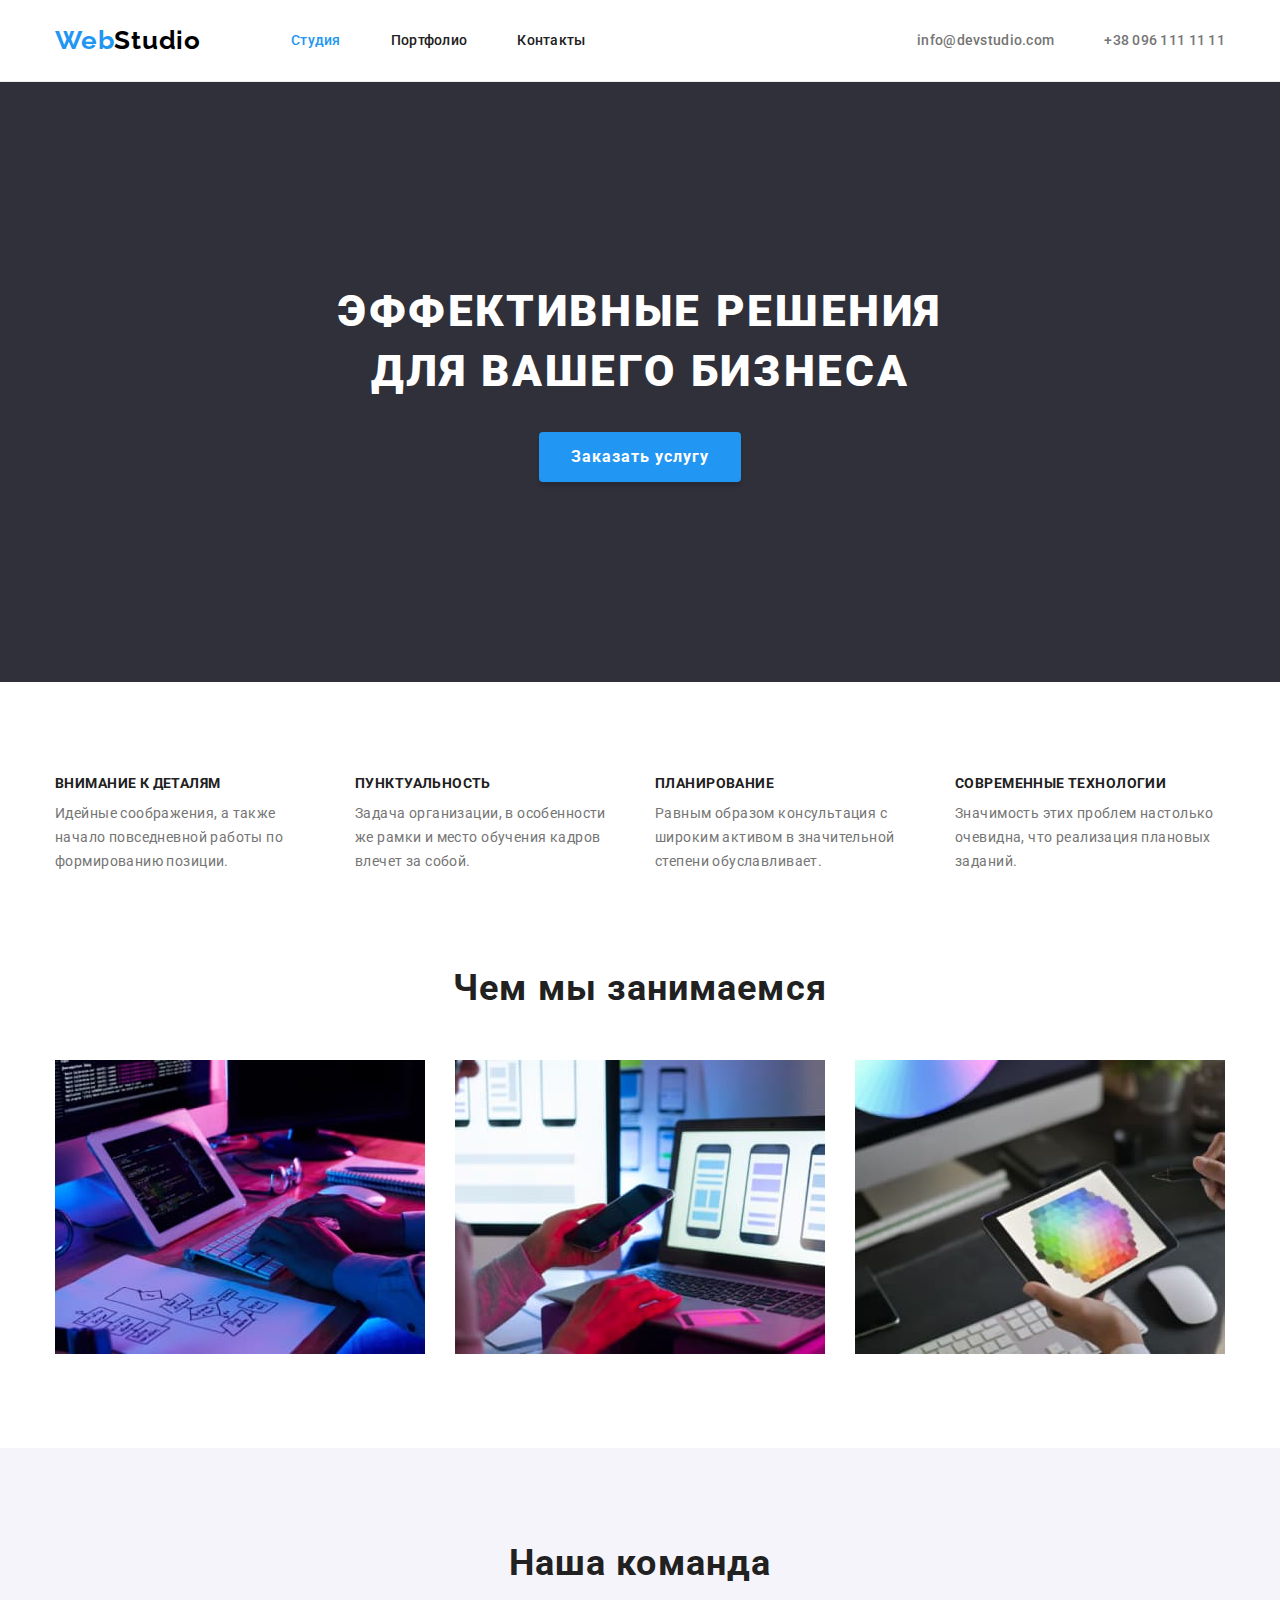
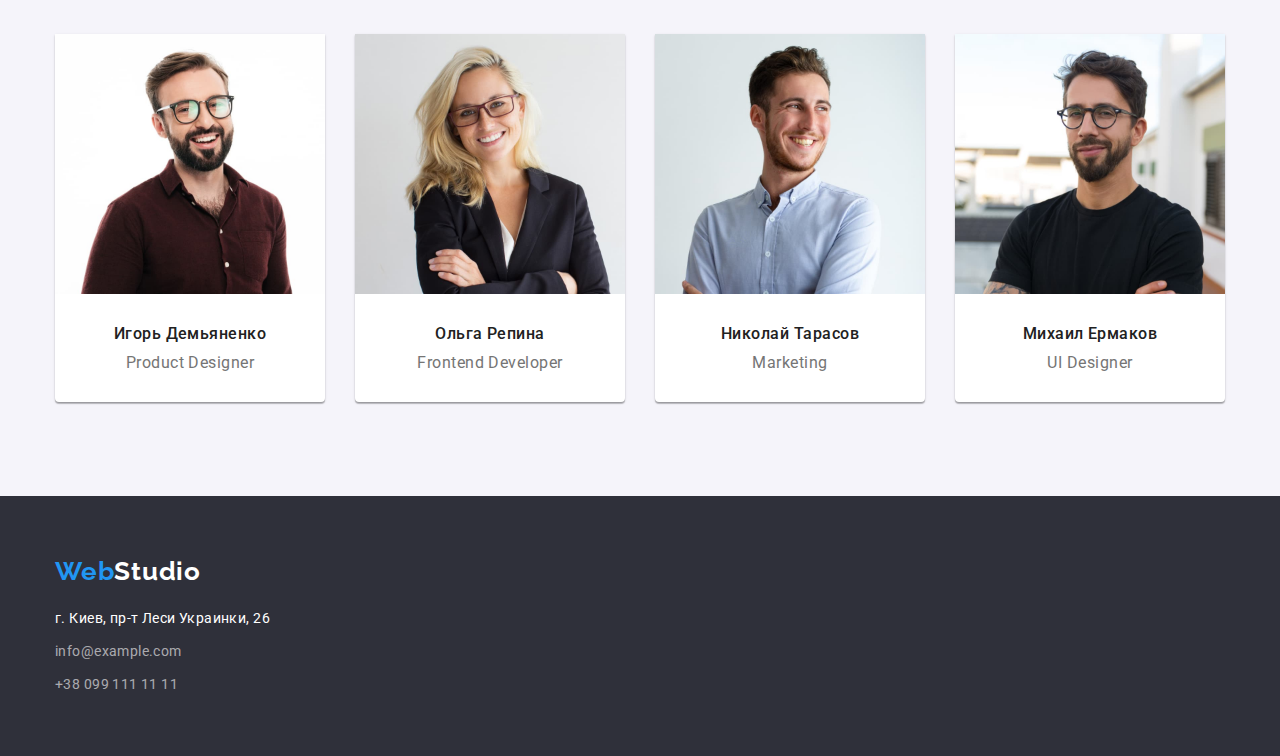
<file: index.html>
<!DOCTYPE html>
<html lang="ru">

<head>
    <meta charset="UTF-8">
    <meta http-equiv="X-UA-Compatible" content="IE=edge">
    <meta name="viewport" content="width=device-width, initial-scale=1.0">
    <title>WebStudio</title>
    <link rel="preconnect" href="https://fonts.googleapis.com">
    <link rel="preconnect" href="https://fonts.gstatic.com" crossorigin>
    <link
        href="https://fonts.googleapis.com/css2?family=Raleway:wght@700&family=Roboto:wght@400;500;700;900&display=swap"
        rel="stylesheet">
    <link rel="stylesheet"
        href="https://cdnjs.cloudflare.com/ajax/libs/modern-normalize/1.1.0/modern-normalize.min.css">
    <link rel="stylesheet" href="./css/style.css">
</head>

<body>
    <header class="header">
        <div class="container">
            <a class="logo-header-first link" lang="en" href="">Web<span class="logo-header-second">Studio</span></a>
            <nav class="header-nav">
                <ul class="header-list list">
                    <li class="header-item"><a class="header-link link current" href="">Студия</a></li>
                    <li class="header-item"><a class="header-link link" href="./portfolio.html">Портфолио</a></li>
                    <li class="header-item"><a class="header-link link" href="">Контакты</a></li>
                </ul>
            </nav>
            <ul class="header-list list">
                <li class="header-item"><a class="header-link contacts link"
                        href="mailto:info@devstudio.com">info@devstudio.com</a>
                </li>
                <li class="header-item"><a class="header-link contacts link" href="tel:+380961111111">+38 096 111 11
                        11</a></li>
            </ul>
        </div>
    </header>
    <main>
        <!-- шапка-->
        <section class="hero">
            <div class="container">
                <h1 class="hero-title">Эффективные решения для вашего бизнеса</h1>
                <button class="hero-btn" type="button">Заказать услугу</button>
            </div>
        </section>
        <!-- преимущества-->
        <section class="benefits section">
            <div class="container">
                <h2 class="visually-hidden">Наши преимущества</h2>
                <ul class="benefits-list list">
                    <li class="benefits-item">
                        <h3 class="benefits-title">Внимание к деталям</h3>
                        <p class="benefits-text">Идейные соображения, а также начало повседневной работы по формированию
                            позиции.</p>
                    </li>
                    <li class="benefits-item">
                        <h3 class="benefits-title">Пунктуальность</h3>
                        <p class="benefits-text">Задача организации, в особенности же рамки и место обучения кадров
                            влечет
                            за собой.</p>
                    </li>
                    <li class="benefits-item">
                        <h3 class="benefits-title">Планирование</h3>
                        <p class="benefits-text">Равным образом консультация с широким активом в значительной степени
                            обуславливает.</p>
                    </li>
                    <li class="benefits-item">
                        <h3 class="benefits-title">Современные технологии</h3>
                        <p class="benefits-text">Значимость этих проблем настолько очевидна, что реализация плановых
                            заданий.</p>
                    </li>
                </ul>
            </div>
        </section>
        <!-- чем мы занимаемся-->
        <section class="about section">
            <div class="container">
                <h2 class="about-title">Чем мы занимаемся</h2>
                <ul class="about-list list">
                    <li class="about-item">
                        <img class="about-img" src="./images/what-are-we-doing-img1.jpg" alt="Печатает на клавиатуре"
                            width="370" height="294">
                    </li>
                    <li class="about-item">
                        <img class="about-img" src="./images/what-are-we-doing-img2.jpg" alt="Печатает на клавиатуре"
                            width="370" height="294">
                    </li>
                    <li class="about-item"><img class="about-img" src="./images/what-are-we-doing-img3.jpg"
                            alt="Печатает на клавиатуре" width="370" height="294"></li>
                </ul>
            </div>
        </section>
        <!-- наша команда-->
        <section class="team section">
            <div class="container">
                <h2 class="team-title">Наша команда</h2>
                <ul class="team-list list">
                    <li class="team-item">
                        <img class="team-img" src="./images/teams-img1.jpg" alt="Фото Игоря Демьяненко" width="270"
                            height="260">
                        <div class="team-wrapper">
                            <h3 class="team-after-title">Игорь Демьяненко</h3>
                            <p class="team-text" lang="en">Product Designer</p>
                        </div>
                    </li>
                    <li class="team-item">
                        <img class="team-img" src="./images/teams-img2.jpg" alt="Ольги Репиной" width="270"
                            height="260">
                        <div class="team-wrapper">
                            <h3 class="team-after-title">Ольга Репина</h3>
                            <p class="team-text" lang="en">Frontend Developer</p>
                        </div>
                    </li>
                    <li class="team-item">
                        <img class="team-img" src="./images/teams-img3.jpg" alt="Фото Николайя Тарасова" width="270"
                            height="260">
                        <div class="team-wrapper">
                            <h3 class="team-after-title">Николай Тарасов</h3>
                            <p class="team-text" lang="en">Marketing</p>
                        </div>

                    </li>
                    <li class="team-item">
                        <img class="team-img" src="./images/teams-img4.jpg" alt="Фото Михаила Ермакова" width="270"
                            height="260">
                        <div class="team-wrapper">
                            <h3 class="team-after-title">Михаил Ермаков</h3>
                            <p class="team-text" lang="en">UI Designer</p>
                        </div>
                    </li>
                </ul>
            </div>
        </section>
    </main>
    <footer class="footer">
        <div class="container">
            <a class="logo-footer-first link" lang="en" href="">Web<span class="logo-footer-second">Studio</span></a>
            <address class="footer-address">
                <ul class="footer-list list">
                    <li class="footer-item"><a class="footer-link-address link"
                            href="https://goo.gl/maps/4ZLDc6fQ6jvqNeno7" target="_blank" rel="noopener noreferrer">г.
                            Киев,
                            пр-т Леси
                            Украинки, 26</a>
                    </li>
                    <li class="footer-item"><a class="footer-link link"
                            href="mailto:info@example.com">info@example.com</a>
                    </li>
                    <li class="footer-item"><a class="footer-link link" href="tel:+380991111111">+38 099 111 11 11</a>
                    </li>
                </ul>

            </address>
        </div>
    </footer>


</body>

</html>
</file>
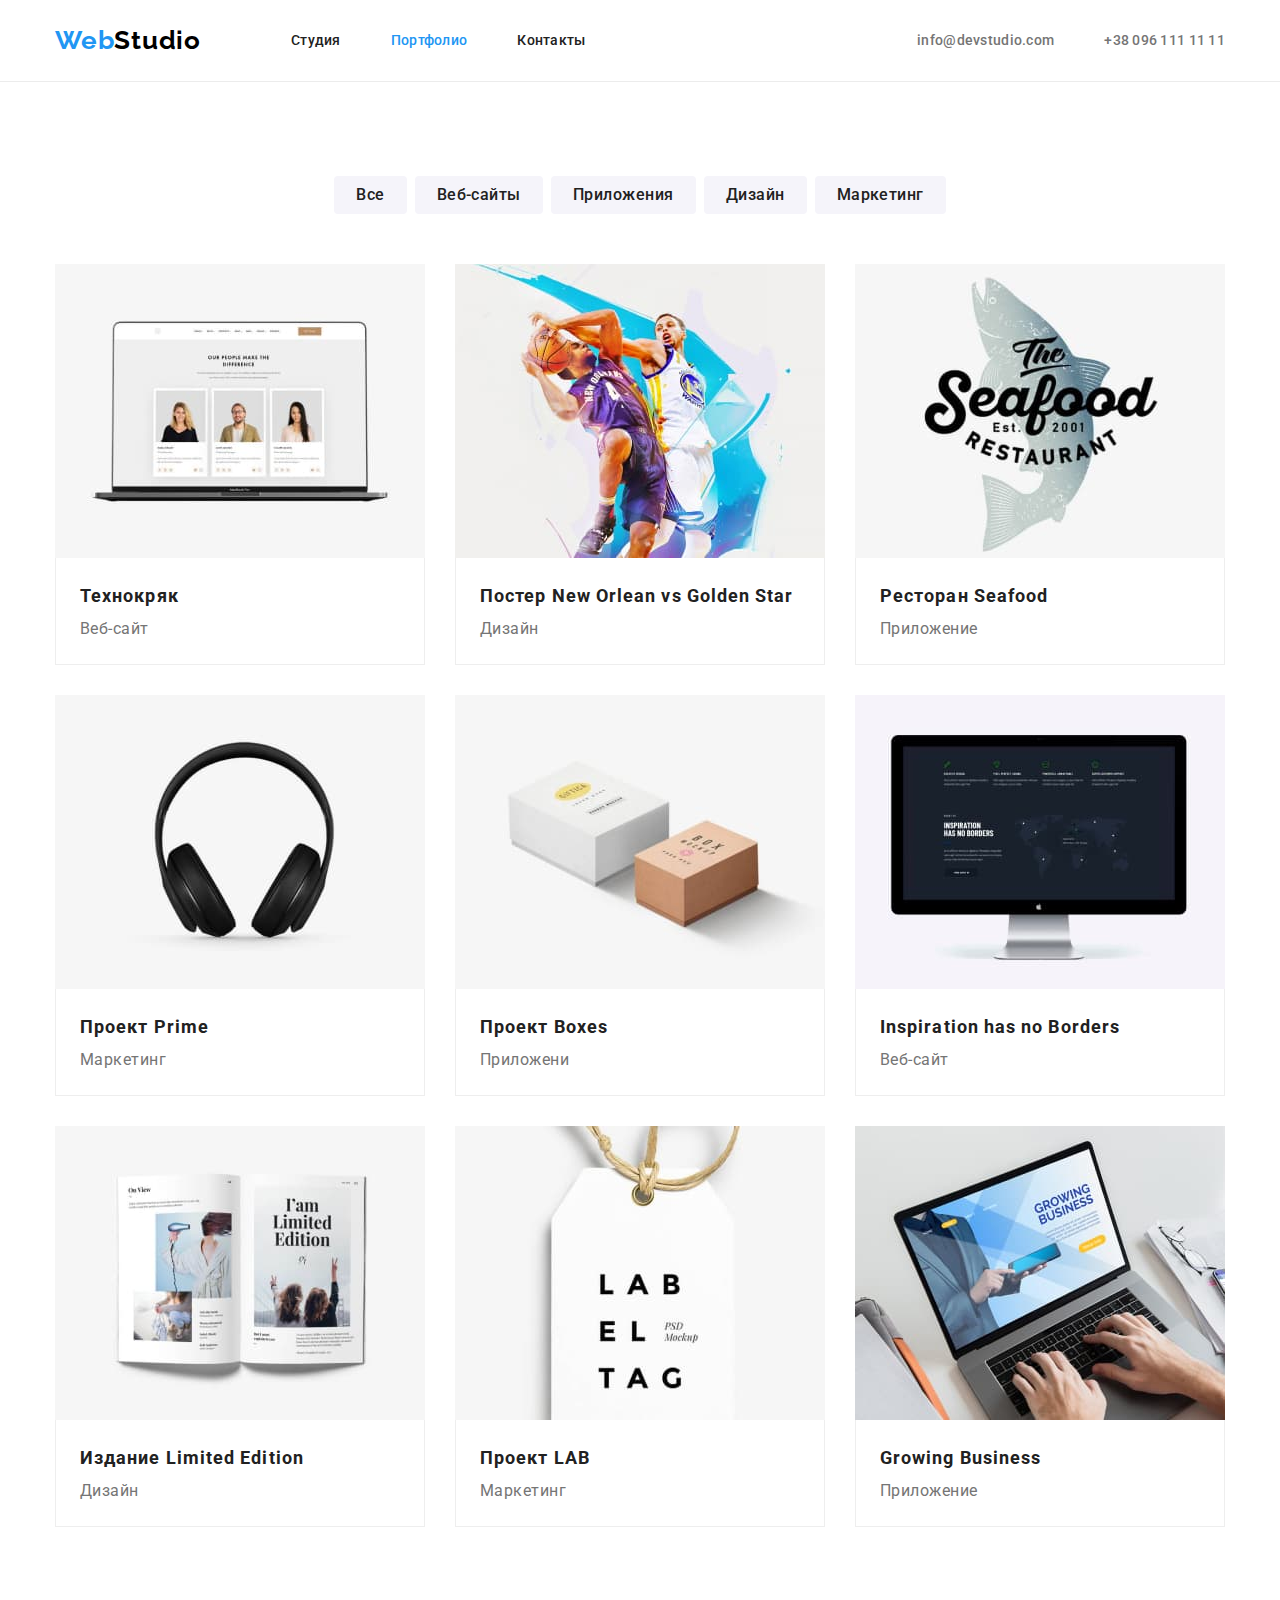
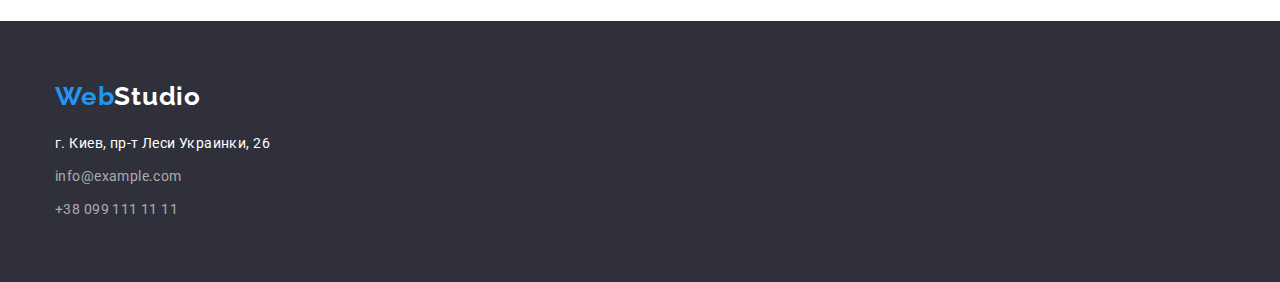
<file: portfolio.html>
<!DOCTYPE html>
<html lang="ru">

<head>
    <meta charset="UTF-8">
    <meta http-equiv="X-UA-Compatible" content="IE=edge">
    <meta name="viewport" content="width=device-width, initial-scale=1.0">
    <title>Document</title>
    <link rel="preconnect" href="https://fonts.googleapis.com">
    <link rel="preconnect" href="https://fonts.gstatic.com" crossorigin>
    <link
        href="https://fonts.googleapis.com/css2?family=Raleway:wght@700&family=Roboto:wght@400;500;700;900&display=swap"
        rel="stylesheet">
    <link rel="stylesheet"
        href="https://cdnjs.cloudflare.com/ajax/libs/modern-normalize/1.1.0/modern-normalize.min.css">
    <link rel="stylesheet" href="./css/style.css">
</head>

<body>
    <header class="header">
        <div class="container">
            <a class="logo-header-first link" lang="en" href="">Web<span class="logo-header-second">Studio</span></a>
            <nav class="header-nav">
                <ul class="header-list list">
                    <li class="header-item"><a class="header-link link" href="./index.html">Студия</a></li>
                    <li class="header-item"><a class="header-link link current" href="./portfolio.html">Портфолио</a>
                    </li>
                    <li class="header-item"><a class="header-link link" href="">Контакты</a></li>
                </ul>
            </nav>
            <ul class="header-list list">
                <li class="header-item"><a class="header-link contacts link"
                        href="mailto:info@devstudio.com">info@devstudio.com</a>
                </li>
                <li class="header-item"><a class="header-link contacts link" href="tel:+380961111111">+38 096 111 11
                        11</a></li>
            </ul>
        </div>
    </header>
    <main>
        <section class="portfolio section">
            <div class="container">
                <h1 class="visually-hidden">Наши работы</h1>
                <ul class="portfolio-list-first list">
                    <li class="porfolio-item-first"><button class="portfolio-btn" type="button">Все</button></li>
                    <li class="porfolio-item-first"><button class="portfolio-btn" type="button">Веб-сайты</button></li>
                    <li class="porfolio-item-first"><button class="portfolio-btn" type="button">Приложения</button>
                    </li>
                    <li class="porfolio-item-first"><button class="portfolio-btn" type="button">Дизайн</button></li>
                    <li class="porfolio-item-first"><button class="portfolio-btn" type="button">Маркетинг</button>
                    </li>
                </ul>
                <ul class="portfolio-list-second list">
                    <li class="portfolio-item-second">
                        <img class="portfolio-img" src="./images/portfolio1.jpg" alt="Технокряк">
                        <div class="portfolio-item-wrapper">
                            <h2 class="portfolio-title">Технокряк</h2>
                            <p class="portfolio-text">Веб-сайт</p>
                        </div>

                    </li>
                    <li class="portfolio-item-second">
                        <img class="portfolio-img" src="./images/portfolio2.jpg"
                            alt="постер нью орелан против голден стар">
                        <div class="portfolio-item-wrapper">
                            <h2 class="portfolio-title">Постер New Orlean vs Golden Star</h2>
                            <p class="portfolio-text">Дизайн</p>
                        </div>
                    </li>
                    <li class="portfolio-item-second">
                        <img class="portfolio-img" src="./images/portfolio3.jpg" alt="ресторан сеафоод">
                        <div class="portfolio-item-wrapper">
                            <h2 class="portfolio-title">Ресторан Seafood</h2>
                            <p class="portfolio-text">Приложение</p>
                        </div>
                    </li>
                    <li class="portfolio-item-second">
                        <img class="portfolio-img" src="./images/portfolio4.jpg" alt="Проект Прайм">
                        <div class="portfolio-item-wrapper">
                            <h2 class="portfolio-title">Проект Prime</h2>
                            <p class="portfolio-text">Маркетинг</p>
                        </div>
                    </li>
                    <li class="portfolio-item-second">
                        <img class="portfolio-img" src="./images/portfolio5.jpg" alt="Проект Боксес">
                        <div class="portfolio-item-wrapper">
                            <h2 class="portfolio-title">Проект Boxes</h2>
                            <p class="portfolio-text">Приложени
                    </li>
                    <li class="portfolio-item-second">
                        <img class="portfolio-img" src="./images/portfolio6.jpg" alt="Инспирайтион хас но бордерс">
                        <div class="portfolio-item-wrapper">
                            <h2 class="portfolio-title">Inspiration has no Borders</h2>
                            <p class="portfolio-text">Веб-сайт</p>
                        </div>
                    </li>
                    <li class="portfolio-item-second">
                        <img class="portfolio-img" src="./images/portfolio7.jpg" alt="Издание лимитед эдишн">
                        <div class="portfolio-item-wrapper">
                            <h2 class="portfolio-title">Издание Limited Edition</h2>
                            <p class="portfolio-text">Дизайн</p>
                        </div>
                    </li>
                    <li class="portfolio-item-second">
                        <img class="portfolio-img" src="./images/portfolio8.jpg" alt="Проект Лаб">
                        <div class="portfolio-item-wrapper">
                            <h2 class="portfolio-title">Проект LAB</h2>
                            <p class="portfolio-text">Маркетинг</p>
                        </div>
                    </li>
                    <li class="portfolio-item-second">
                        <img class="portfolio-img" src="./images/portfolio9.jpg" alt="Гровинг Бизнес">
                        <div class="portfolio-item-wrapper">
                            <h2 class="portfolio-title">Growing Business</h2>
                            <p class="portfolio-text"> Приложение</p>
                        </div>
                    </li>
                </ul>
            </div>
        </section>
    </main>



    <footer class="footer">
        <div class="container">
            <a class="logo-footer-first link" lang="en" href="">Web<span class="logo-footer-second">Studio</span></a>
            <address class="footer-address">
                <ul class="footer-list list">
                    <li class="footer-item"><a class="footer-link-address link"
                            href="https://goo.gl/maps/4ZLDc6fQ6jvqNeno7" target="_blank" rel="noopener noreferrer">г.
                            Киев,
                            пр-т Леси
                            Украинки, 26</a>
                    </li>
                    <li class="footer-item"><a class="footer-link link"
                            href="mailto:info@example.com">info@example.com</a>
                    </li>
                    <li class="footer-item"><a class="footer-link link" href="tel:+380991111111">+38 099 111 11 11</a>
                    </li>
                </ul>
            </address>
        </div>
    </footer>
</body>

</html>
</file>
<file: css/style.css>
:root {
    --title-color: #FFFFFF;
    --title-color-second: #212121;
    --paragraph-color: #757575;
    --accent-color: #2196F3;
    --gap-between-section: 94px;
    --gap-in-section: 30px;
}

body{
    font-family: 'Roboto',
    sans-serif;
    background-color: #ffffff;
}

.section{
    padding: 94px 0;
}

.visually-hidden{
    position: absolute;
    white-space: nowrap;
    width: 1px;
    height: 1px;
    overflow: hidden;
    border: 0;
    padding: 0;
    clip: rect(0 0 0 0);
    clip-path: inset(50%);
    margin: -1px;
}

/* reset styles */
.link{
    text-decoration: none;
}

.list{
    list-style: none;
    margin: 0;
    padding: 0;
}
h1,h2,h3,h4,h5,h6,p{
    margin: 0;
}

img {
    display: block;
    width: 100%;
    height: auto;
}

/* container */
.container{
    width: 1200px;
    padding-left: 15px;
    padding-right: 15px;
    margin: 0 auto;
}
/* header */

.header{
    border-bottom: 1px solid #ECECEC;
}

.logo-header-first{
    font-family: 'Raleway',
    sans-serif;
    font-weight: 700;
    font-size: 26px;
    line-height: 1.19;
    letter-spacing: 0.03em;
    color: var(--accent-color);
    margin-right: 90px;
    padding-top: 25px;
    padding-bottom: 25px;
}

.logo-header-second{
    color: #000000;
}

.header .container{
    display: flex;
    align-items: center;
}

.header-list{
    display: flex;
}

.header-item:not(:last-child){
    margin-right: 50px;
}

.container .header-list{
    margin-left: auto;
}

.header-link{
    font-weight: 500;
    font-size: 14px;
    line-height: 1.14;
    letter-spacing: 0.02em;
    color: var(--title-color-second);
}

.header-link.current{
    color: var(--accent-color);
}

.header-link.contacts{
    font-weight: 500;
    font-size: 14px;
    line-height: 1.14;
    letter-spacing: 0.02em;
    color: var(--paragraph-color);
}

.header-link:focus,
.header-link:hover {
    color: var(--accent-color);
}

/* section hero */

.hero{
    background: #2F303A;
    padding-top: 200px;
    padding-bottom: 200px;
}

.hero-title{
    font-weight: 900;
    font-size: 44px;
    line-height: 1.36;
    text-align: center;
    letter-spacing: 0.06em;
    text-transform: uppercase;
    color: var(--title-color);
    width: 696px;
    margin: var(--gap-in-section);
    margin: 0 auto;
    margin-bottom: var(--gap-in-section);
}

.hero-btn{
    display: block;
    font-family: inherit;
    font-weight: 700;
    font-size: 16px;
    line-height: 1.88;
    text-align: center;
    letter-spacing: 0.06em;
    color: #FFFFFF;
    background: var(--accent-color);
    box-shadow: 0px 4px 4px rgba(0, 0, 0, 0.15);
    border-radius: 4px;
    cursor: pointer;
    padding: 10px 32px;
    border: transparent;
    margin: 0 auto;
}

.hero-btn:hover, .hero-btn:focus{
    background-color: #188CE8;
}

/* section benefits */

.benefits-list{
    display: flex;
}

.benefits-item{
    width: calc((100% - 60px) / 3);
}


.benefits-item:not(:first-child){
    margin-left: var(--gap-in-section);
}

.benefits-title{
    font-weight: 700;
    font-size: 14px;
    line-height: 1.14;
    letter-spacing: 0.03em;
    text-transform: uppercase;
    color: var(--title-color-second);
    margin-bottom: 10px;
}

.benefits-text{
    font-size: 14px;
    line-height: 1.71;
    letter-spacing: 0.03em;
    color: var(--paragraph-color);
}

/* section about */

.about{
    padding-top: 0px;
}

.about-title{
    font-weight: 700;
    font-size: 36px;
    line-height: 1.17;
    text-align: center;
    letter-spacing: 0.03em;
    color: var(--title-color-second);
    margin-bottom: 50px;
}

.about-list{
    display: flex;
    
}

.about-item{
    width: calc((100% - 60px) / 3);
}

.about-item:not(:first-child){
    margin-left: var(--gap-in-section);
}

/* section team */

.team{
    background-color: #F5F4FA;
}

.team-list{
    display: flex;
   
}

.team-item{
width: calc((100% - 90px) / 4 );
}

.team-item:not(:first-child) {
    margin-left: var(--gap-in-section);
}


.team-title{
    font-weight: 700;
    font-size: 36px;
    line-height: 1.17;
    text-align: center;
    letter-spacing: 0.03em;
    color: var(--title-color-second);
    margin-bottom: 50px;
}

.team-item{
    background-color: #FFFFFF;
    box-shadow: 0px 1px 3px rgba(0, 0, 0, 0.12),
    0px 1px 1px rgba(0, 0, 0, 0.14),
    0px 2px 1px rgba(0, 0, 0, 0.2);
    border-radius: 0px 0px 4px 4px;

}

.team-wrapper{
    padding-top: 30px;
    padding-bottom: 30px;
}

.team-after-title{
    font-weight: 500;
    font-size: 16px;
    line-height: 1.19;
    text-align: center;
    letter-spacing: 0.03em;
    color: var(--title-color-second);
    margin-bottom: 10px;
}

.team-text{
    font-size: 16px;
    line-height: 1.19;
    text-align: center;
    letter-spacing: 0.03em;
    color: var(--paragraph-color);
}

/* footer */

.footer{
    background-color: #2F303A;
    padding-top: 60px;
    padding-bottom: 60px;
}

.footer-address{
    font-style: normal;
}

.footer-item{
    font-size: 14px;
    line-height: 1.71;
    letter-spacing: 0.03em;
}

.footer-item:not(:last-child){
    margin-bottom: 9px;
}

.footer-link-address{
    color: var(--title-color);
}

.footer-link{
    color: rgba(255, 255, 255, 0.6);
}

.footer-link-address:hover, .footer-link-address:focus{
    color: var(--accent-color);
}

.footer-link:hover,
.footer-link:focus {
    color: var(--accent-color);
}


.logo-footer-first {
    display: block;
    font-family: 'Raleway',
    sans-serif;
    font-weight: 700;
    font-size: 26px;
    line-height: 1.19;
    letter-spacing: 0.03em;
    color: var(--accent-color);
    margin-bottom: 20px;
}

.logo-footer-second {
    color: var(--title-color);
}


/* page portfolio */

.portfolio-list-first{
    display: flex;
    justify-content: center;
    margin-bottom: 50px;
}
.porfolio-item-first:not(:first-child){
    margin-left: 8px;
}

.portfolio-btn{
    font-family: inherit;
    font-weight: 500;
    font-size: 16px;
    line-height: 1.62;
    text-align: center;
    letter-spacing: 0.03em;
    cursor: pointer;
    background-color: #F5F4FA;
    border-radius: 4px;
    padding: 6px 22px;
    border: transparent;
    color: var(--title-color-second);
}

.portfolio-btn:focus, .portfolio-btn:hover{
    background-color: var(--accent-color);
    box-shadow: 0px 3px 1px rgba(0, 0, 0, 0.1),
    0px 1px 2px rgba(0, 0, 0, 0.08),
    0px 2px 2px rgba(0, 0, 0, 0.12);  
    color: var(--title-color);
}

.portfolio-list-second{
    display: flex;
    flex-wrap: wrap;
}

.portfolio-item-second{
    width: calc((100% - 60px) / 3);
}

.portfolio-item-second:not(:nth-child(3n + 1)){
    margin-left: var(--gap-in-section);
}

.portfolio-item-second:not(:nth-last-child(-n + 3)) {
    margin-bottom: var(--gap-in-section);
}

.portfolio-item-wrapper{
    padding: 20px 24px 20px 24px;
    border-right: 1px solid #EEEEEE;
    border-bottom: 1px solid #EEEEEE;
    border-left: 1px solid #EEEEEE;
}

.portfolio-title{
    font-weight: 700;
    font-size: 18px;
    line-height: 2;
    letter-spacing: 0.06em;
    color: var(--title-color-second);   
}

.portfolio-text{
    font-weight: 400;
    font-size: 16px;
    line-height: 1.88;
    letter-spacing: 0.03em;
    color: var(--paragraph-color);
}
</file>
